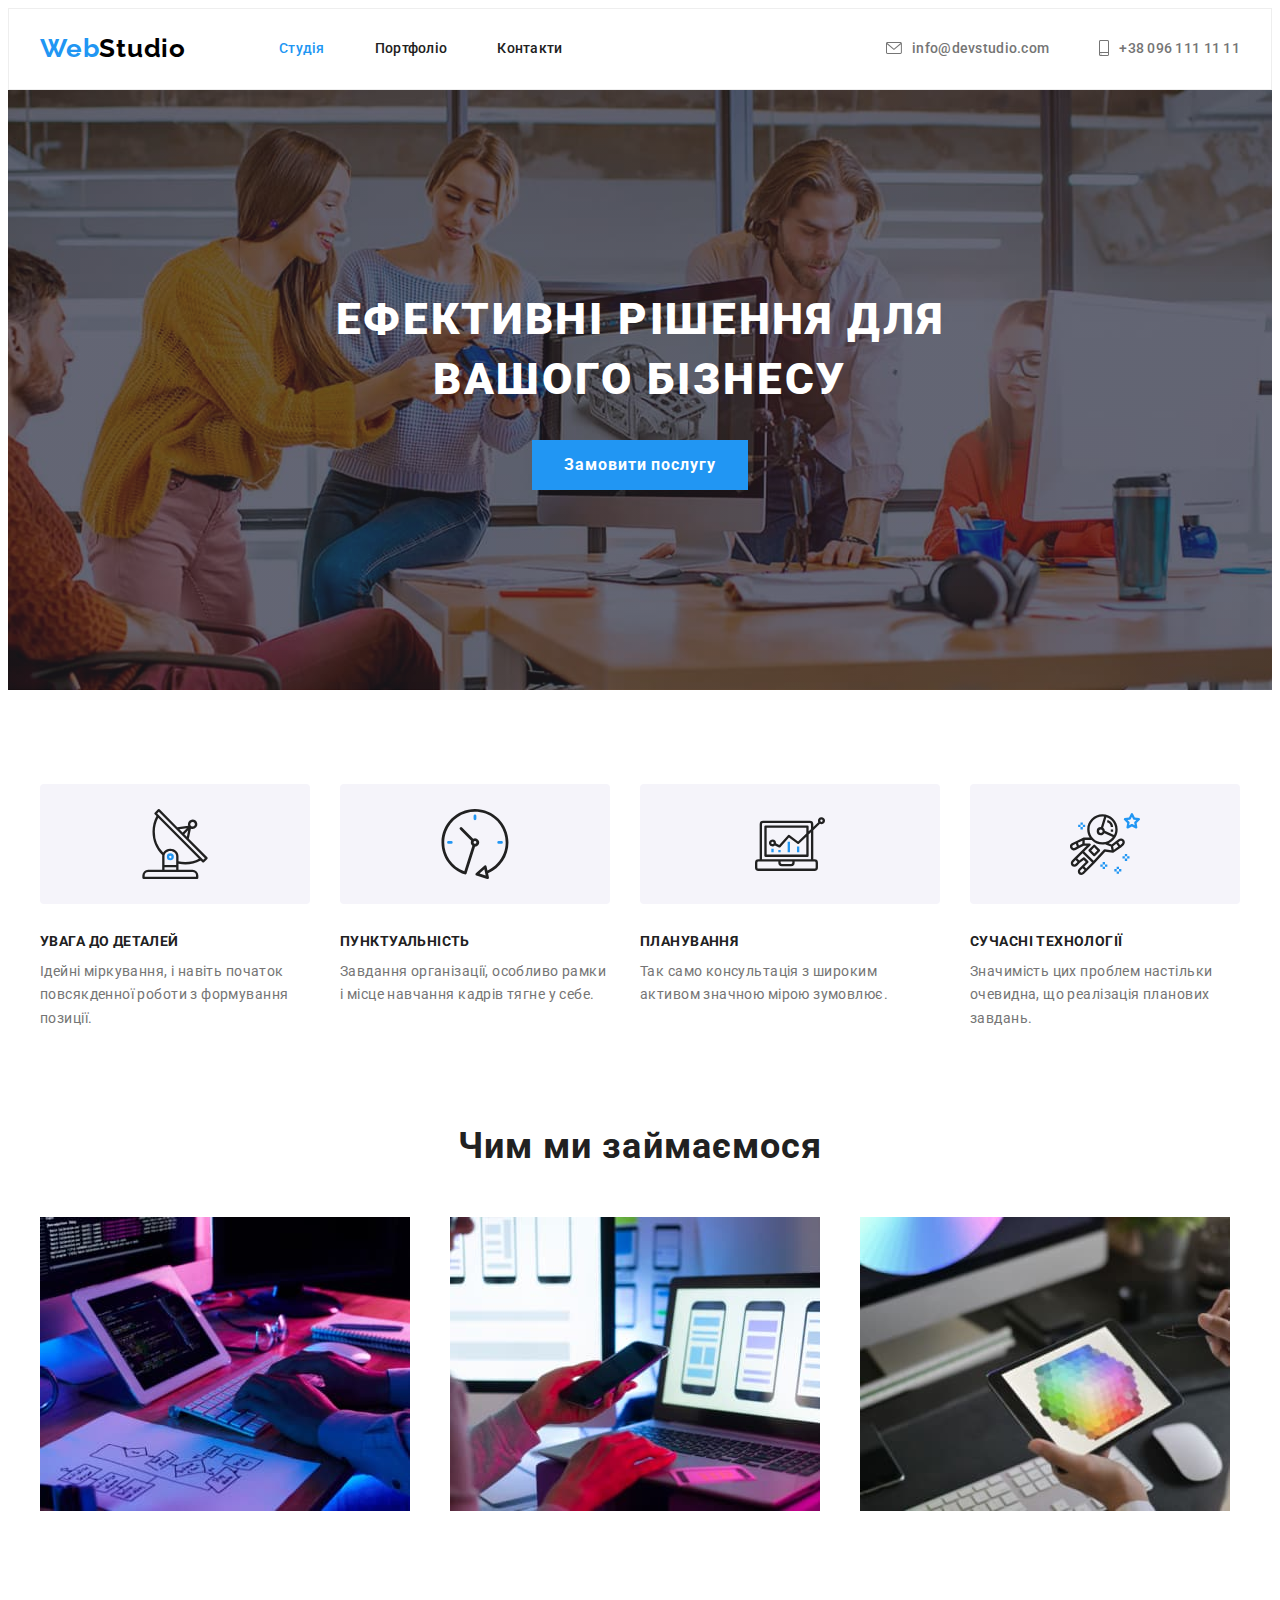
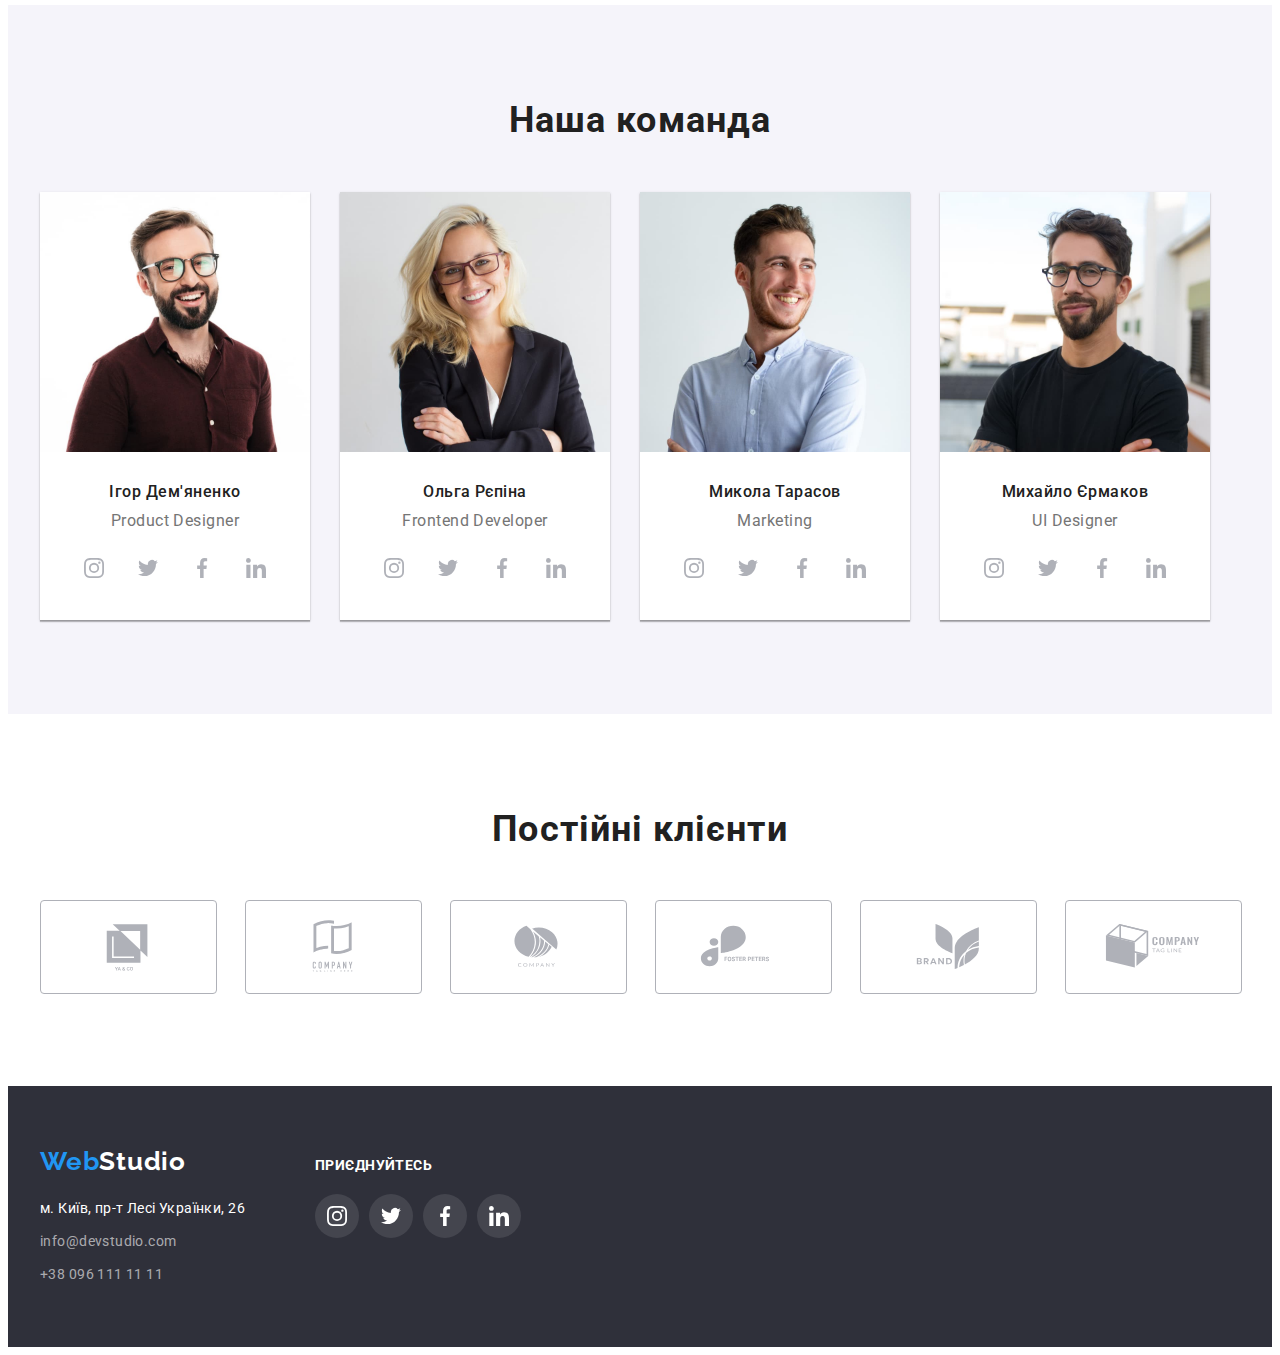
<file: index.html>
<!DOCTYPE html>
<html lang="uk">
  <head>
    <meta charset="UTF-8" />
    <meta http-equiv="X-UA-Compatible" content="IE=edge" />
    <meta name="viewport" content="width=device-width, initial-scale=1.0" />
    <title>Веб студія</title>
    <link rel="preconnect" href="https://fonts.googleapis.com" />
    <link rel="preconnect" href="https://fonts.gstatic.com" crossorigin />
    <link
      href="https://fonts.googleapis.com/css2?family=Raleway:wght@700&family=Roboto:wght@400;500;700;900&display=swap"
      rel="stylesheet"
    />
    <link
      rel="stylesheet"
      href="https://cdnjs.cloudflare.com/ajax/libs/modern-normalize/1.1.0/modern-normalize.min.css"
      integrity="sha512-wpPYUAdjBVSE4KJnH1VR1HeZfpl1ub8YT/NKx4PuQ5NmX2tKuGu6U/JRp5y+Y8XG2tV+wKQpNHVUX03MfMFn9Q=="
      crossorigin="anonymous"
      referrerpolicy="no-referrer"
    />
    <link rel="stylesheet" href="./css/styles.css" />
  </head>
  <body>
    <header class="header">
      <div class="container header-nav-list">
        <nav class="header-nav">
          <a href="./index.html" class="logo link"
            >Web<span class="header-logo">Studio</span>
          </a>
          <ul class="site-nav list">
            <li><a href="./index.html" class="link current">Студія</a></li>
            <li><a href="./portfolio.html" class="link">Портфоліо</a></li>
            <li><a href="#" class="link">Контакти</a></li>
          </ul>
        </nav>
        <ul class="site-nav list">
          <li>
            <a href="mailto:info@devstudio.com" class="link contact"
              ><svg class="nav-icon" width="16" height="12">
                <use href="./imges/icons.svg#icon-envelope"></use>
              </svg> info@devstudio.com</a
            >
          </li>
          <li>
            <a href="tel:+380961111111" class="link contact"
              ><svg class="nav-icon" width="10" height="16">
                <use href="./imges/icons.svg#icon-smartphone"></use>
              </svg> +38 096 111 11 11</a
            >
          </li>
        </ul>
      </div>
    </header>
    <main>
      <section class="hero">
        <div class="container">
          <h1 class="hero-title">Ефективні рішення для вашого бізнесу</h1>
          <button type="button" class="button">Замовити послугу</button>
        </div>
      </section>
      <section class="section">
        <div class="container">
          <h2 class="visually-hidden">Наші переваги</h2>
          <ul class="list features">
            <li class="feature">
              <div class="feature-icons">
              <svg width="70" height="70">
                <use href="./imges/icons.svg#icon-antenna"></use>
              </svg>
              </div>
              <h3 class="title">Увага до деталей</h3>
              <p class="text">
                Ідейні міркування, і навіть початок повсякденної роботи з
                формування позиції.
              </p>
            </li>
            <li class="feature">
              <div class="feature-icons">
              <svg width="70" height="70">
                <use href="./imges/icons.svg#icon-clock"></use>
              </svg>
              </div>
              <h3 class="title">Пунктуальність</h3>
              <p class="text">
                Завдання організації, особливо рамки і місце навчання кадрів
                тягне у себе.
              </p>
            </li class="feature">
            <li>
              <div class="feature-icons">
              <svg width="70" height="70">
                <use href="./imges/icons.svg#icon-diagram"></use>
              </svg>
              </div>
              <h3 class="title">Планування</h3>
              <p class="text">
                Так само консультація з широким активом значною мірою зумовлює.
              </p>
            </li>
            <li class="feature">
              <div class="feature-icons">
              <svg width="70" height="70">
                <use href="./imges/icons.svg#icon-astronaut"></use>
              </svg>
              </div>
              <h3 class="title">Сучасні технології</h3>
              <p class="text">
                Значимість цих проблем настільки очевидна, що реалізація
                планових завдань.
              </p>
            </li>
          </ul>
        </div>
      </section>
      <section class="section section-activity">
        <div class="container">
          <h2 class="section-title">Чим ми займаємося</h2>
          <ul class="list activity">
            <li class="activity-item">
              <img
                src="./imges/about/about-img-1.jpg"
                alt="Людина друкує на клавіатурі"
                width="370"
              />
            </li>
            <li class="activity-item">
              <img
                src="./imges/about/about-img-2.jpg"
                alt="Людина працює на комп`ютері"
                width="370"
              />
            </li>
            <li class="activity-item">
              <img
                src="./imges/about/about-img-3.jpg"
                alt="Кольорова палітра на екрані планшета"
                width="370"
              />
            </li>
          </ul>
        </div>
      </section>

      <!-- Team -->

      <section class="section team">
        <div class="container">
          <h2 class="section-title">Наша команда</h2>
          <ul class="list team-card">
            <li class="card-team">
              <img
                src="./imges/team/Ігор_Дем'яненко.jpg"
                alt="Ігор Дем'яненко"
                width="270"
              />
              <div class="team-about">
                <h3 class="name">Ігор Дем'яненко</h3>
                <p lang="en" class="job">Product Designer</p>
                <ul class="team-soc-list list">
                  <li class="team-soc-item"><a href="" target="_blank" rel="noopener noreferrer nofollow" class="team-soc-link link">
                    <svg class="team-soc-icon" width="20" height="20">
                      <use href="./imges/icons.svg#icon-instagram"></use>
                    </svg>
                  </a></li>
                  <li class="team-soc-item"><a href="" target="_blank" rel="noopener noreferrer nofollow" class="team-soc-link link">
                    <svg class="team-soc-icon" width="20" height="20">
                      <use href="./imges/icons.svg#icon-twitter"></use>
                    </svg>
                  </a></li>
                  <li class="team-soc-item"><a href="" target="_blank" rel="noopener noreferrer nofollow" class="team-soc-link link">
                    <svg class="team-soc-icon" width="20" height="20">
                      <use href="./imges/icons.svg#icon-facebook"></use>
                    </svg>
                  </a></li>
                  <li class="team-soc-item"><a href="" target="_blank" rel="noopener noreferrer nofollow" class="team-soc-link link">
                    <svg class="team-soc-icon" width="20" height="20">
                      <use href="./imges/icons.svg#icon-linkedin"></use>
                    </svg>
                  </a></li>
                </ul>
              </div>
            </li>
            <li class="card-team">
              <img
                src="./imges/team/Ольга_Рєпіна.jpg"
                alt="Ольга Рєпіна"
                width="270"
              />
              <div class="team-about">
                <h3 class="name">Ольга Рєпіна</h3>
                <p lang="en" class="job">Frontend Developer</p>
                <ul class="team-soc-list list">
                  <li class="team-soc-item"><a href="" target="_blank" rel="noopener noreferrer nofollow" class="team-soc-link link">
                    <svg class="team-soc-icon" width="20" height="20">
                      <use href="./imges/icons.svg#icon-instagram"></use>
                    </svg>
                  </a></li>
                  <li class="team-soc-item"><a href="" target="_blank" rel="noopener noreferrer nofollow" class="team-soc-link link">
                    <svg class="team-soc-icon" width="20" height="20">
                      <use href="./imges/icons.svg#icon-twitter"></use>
                    </svg>
                  </a></li>
                  <li class="team-soc-item"><a href="" target="_blank" rel="noopener noreferrer nofollow" class="team-soc-link link">
                    <svg class="team-soc-icon" width="20" height="20">
                      <use href="./imges/icons.svg#icon-facebook"></use>
                    </svg>
                  </a></li>
                  <li class="team-soc-item"><a href="" target="_blank" rel="noopener noreferrer nofollow" class="team-soc-link link">
                    <svg class="team-soc-icon" width="20" height="20">
                      <use href="./imges/icons.svg#icon-linkedin"></use>
                    </svg>
                  </a></li>
                </ul>
              </div>
            </li>
            <li class="card-team">
              <img
                src="./imges/team/Микола_Тарасов.jpg"
                alt="Микола Тарасов"
                width="270"
              />
              <div class="team-about">
                <h3 class="name">Микола Тарасов</h3>
                <p lang="en" class="job">Marketing</p>
                <ul class="team-soc-list list">
                  <li class="team-soc-item"><a href="" target="_blank" rel="noopener noreferrer nofollow" class="team-soc-link link">
                    <svg class="team-soc-icon" width="20" height="20">
                      <use href="./imges/icons.svg#icon-instagram"></use>
                    </svg>
                  </a></li>
                  <li class="team-soc-item"><a href="" target="_blank" rel="noopener noreferrer nofollow" class="team-soc-link link">
                    <svg class="team-soc-icon" width="20" height="20">
                      <use href="./imges/icons.svg#icon-twitter"></use>
                    </svg>
                  </a></li>
                  <li class="team-soc-item"><a href="" target="_blank" rel="noopener noreferrer nofollow" class="team-soc-link link">
                    <svg class="team-soc-icon" width="20" height="20">
                      <use href="./imges/icons.svg#icon-facebook"></use>
                    </svg>
                  </a></li>
                  <li class="team-soc-item"><a href="" target="_blank" rel="noopener noreferrer nofollow" class="team-soc-link link">
                    <svg class="team-soc-icon" width="20" height="20">
                      <use href="./imges/icons.svg#icon-linkedin"></use>
                    </svg>
                  </a></li>
                </ul>
              </div>
            </li>
            <li class="card-team">
              <img
                src="./imges/team/Михайло_Єрмаков.jpg"
                alt="Михайло Єрмаков"
                width="270"
              />
              <div class="team-about">
                <h3 class="name">Михайло Єрмаков</h3>
                <p lang="en" class="job">UI Designer</p>
                <ul class="team-soc-list list">
                  <li class="team-soc-item"><a href="" target="_blank" rel="noopener noreferrer nofollow" class="team-soc-link link">
                    <svg class="team-soc-icon" width="20" height="20">
                      <use href="./imges/icons.svg#icon-instagram"></use>
                    </svg>
                  </a></li>
                  <li class="team-soc-item"><a href="" target="_blank" rel="noopener noreferrer nofollow" class="team-soc-link link">
                    <svg class="team-soc-icon" width="20" height="20">
                      <use href="./imges/icons.svg#icon-twitter"></use>
                    </svg>
                  </a></li>
                  <li class="team-soc-item"><a href="" target="_blank" rel="noopener noreferrer nofollow" class="team-soc-link link">
                    <svg class="team-soc-icon" width="20" height="20">
                      <use href="./imges/icons.svg#icon-facebook"></use>
                    </svg>
                  </a></li>
                  <li class="team-soc-item"><a href="" target="_blank" rel="noopener noreferrer nofollow" class="team-soc-link link">
                    <svg class="team-soc-icon" width="20" height="20">
                      <use href="./imges/icons.svg#icon-linkedin"></use>
                    </svg>
                  </a></li>
                </ul>
              </div>
            </li>
          </ul>
        </div>
      </section>

      <!-- Clients -->

      <section class="section clients">
        <div class="container">
          <h2 class="section-title">Постійні клієнти</h2>
          <ul class="client-list list">
            <li class="client-item"><a href="" target="_blank" rel="noopener noreferrer nofollow" class="client-link link">
              <svg class="client-icon" width="106" height="60">
                <use href="./imges/icons.svg#icon-Logo_ya_co"></use>
              </svg>
            </a></li>
            <li class="client-item"><a href="" target="_blank" rel="noopener noreferrer nofollow" class="client-link link"> <svg class="client-icon" width="106" height="60">
                <use href="./imges/icons.svg#icon-Logo_tagline"></use>
              </svg></a></li>
            <li class="client-item"><a href="" target="_blank" rel="noopener noreferrer nofollow" class="client-link link"> <svg class="client-icon" width="106" height="60">
                <use href="./imges/icons.svg#icon-Logo_company"></use>
              </svg></a></li>
            <li class="client-item"><a href="" target="_blank" rel="noopener noreferrer nofollow" class="client-link link"> <svg class="client-icon" width="106" height="60">
                <use href="./imges/icons.svg#icon-Logo_foster"></use>
              </svg></a></li>
            <li class="client-item"><a href="" target="_blank" rel="noopener noreferrer nofollow" class="client-link link"> <svg class="client-icon" width="106" height="60">
                <use href="./imges/icons.svg#icon-Logo_brand"></use>
              </svg></a></li>
            <li class="client-item"><a href="" target="_blank" rel="noopener noreferrer nofollow" class="client-link link"> <svg class="client-icon" width="106" height="60">
                <use href="./imges/icons.svg#icon-Logo_tag"></use>
              </svg></a></li>
          </ul>

        </div>
      </section>
    </main>
    <footer class="footer">
      <div class="container">
        <div class="footer-wrap">
          <div class="left-colmn-footer">
        <a href="./index.html" class="logo link"
          >Web<span class="footer-logo">Studio</span>
        </a>
        <address class="address">
          <ul class="list">
            <li class="list-item">
              <a
                href="https://goo.gl/maps/w4y6q6hP8srMPXTD6"
                target="_blank"
                rel="noopener noreferrer nofollow"
                class="location"
                >м. Київ, пр-т Лесі Українки, 26</a
              >
            </li>
            <li class="list-item">
              <a href="mailto:info@devstudio.com" class="link"
                >info@devstudio.com</a
              >
            </li>
            <li class="list-item">
              <a href="tel:+380961111111" class="link">+38 096 111 11 11</a>
            </li>
          </ul>
        </address>
        </div>
                <div class="right-column-footer">
                  
          <h3 class="footer-title">приєднуйтесь</h3>
          <ul class="footer-soc-list list">
            <li class="footer-soc-item"><a href="" target="_blank" rel="noopener noreferrer nofollow" class="footer-soc-link link"><svg class="footer-soc-icon" width="20" height="20">
                      <use href="./imges/icons.svg#icon-instagram"></use>
                    </svg></a></li>
            <li class="footer-soc-item"><a href="" target="_blank" rel="noopener noreferrer nofollow" class="footer-soc-link link"><svg class="footer-soc-icon" width="20" height="20">
                      <use href="./imges/icons.svg#icon-twitter"></use>
                    </svg></a></li>
            <li class="footer-soc-item"><a href="" target="_blank" rel="noopener noreferrer nofollow" class="footer-soc-link link"><svg class="footer-soc-icon" width="20" height="20">
                      <use href="./imges/icons.svg#icon-facebook"></use>
                    </svg></a></li>
            <li class="footer-soc-item"><a href="" target="_blank" rel="noopener noreferrer nofollow" class="footer-soc-link link"><svg class="footer-soc-icon" width="20" height="20">
                      <use href="./imges/icons.svg#icon-linkedin"></use>
                    </svg></a></li>
          </ul>
        </div>
        </div>
      </div>
    </footer>
  </body>
</html>
</file>
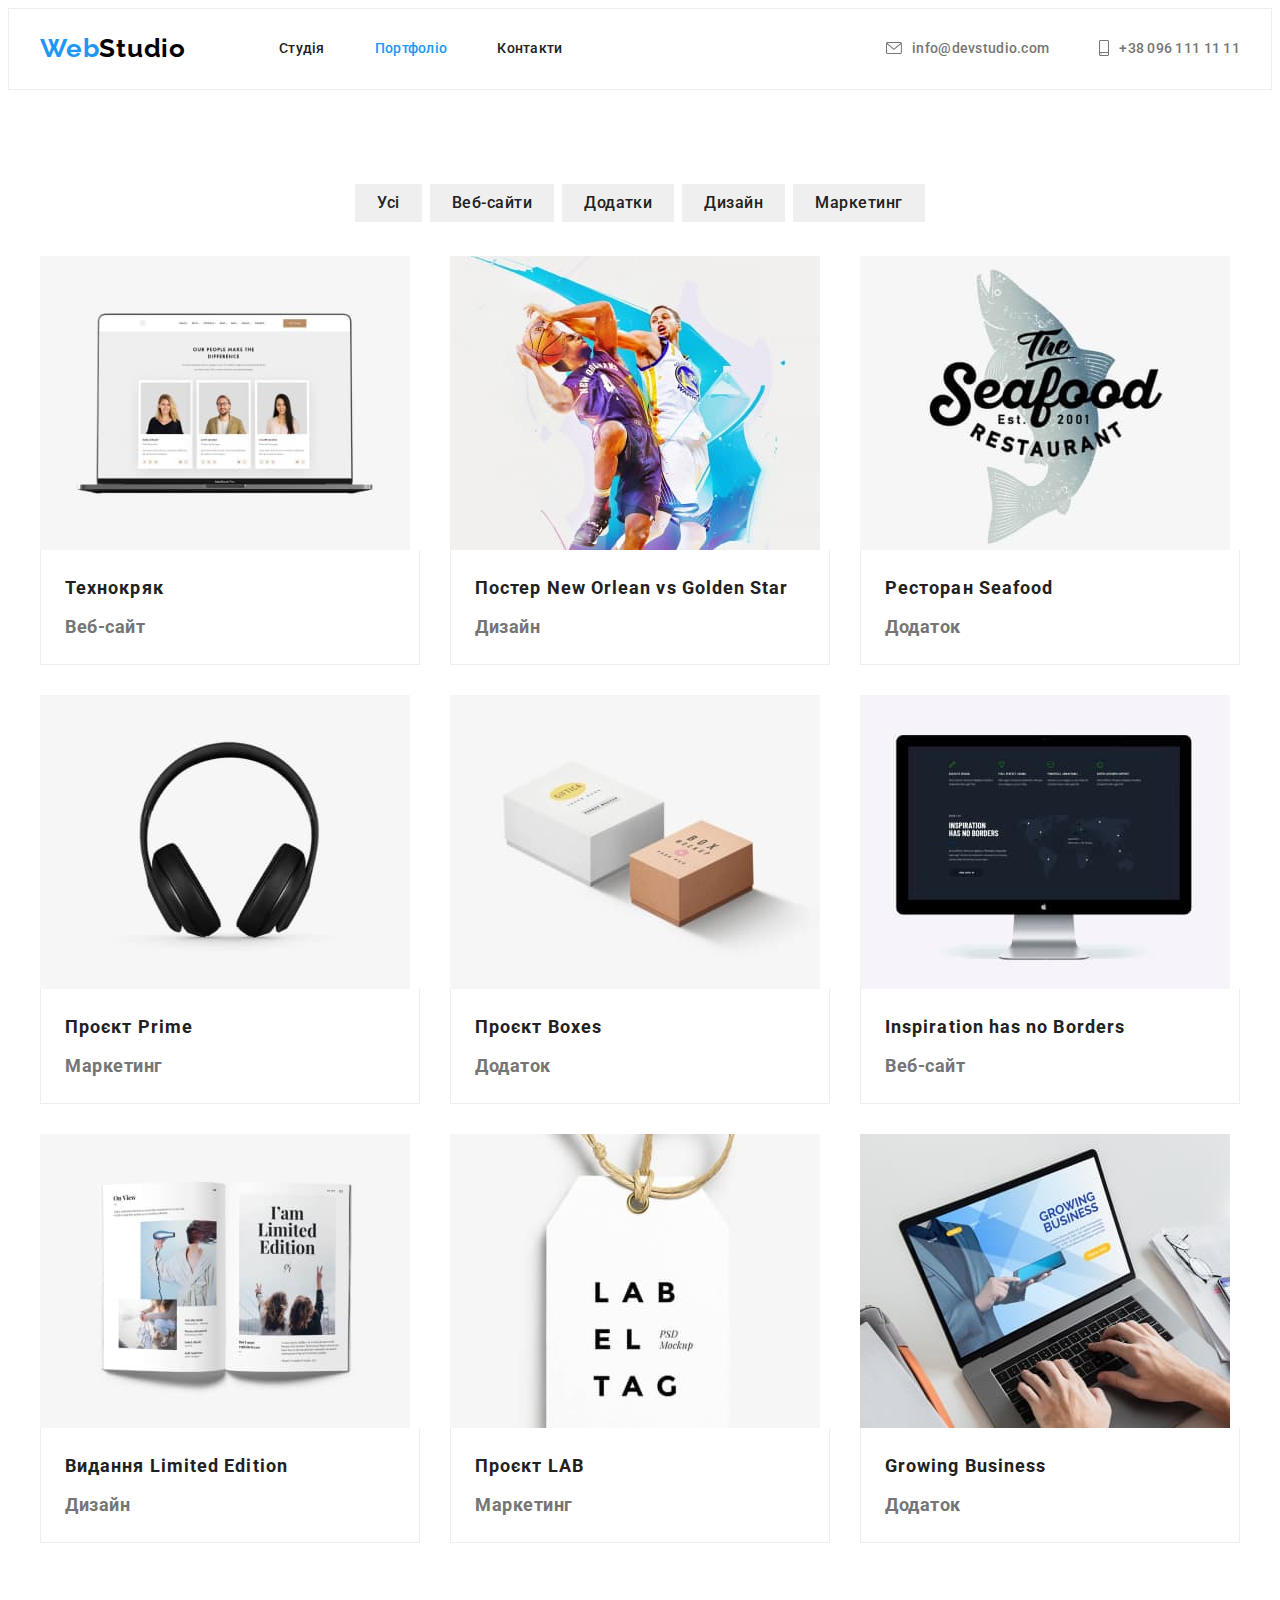
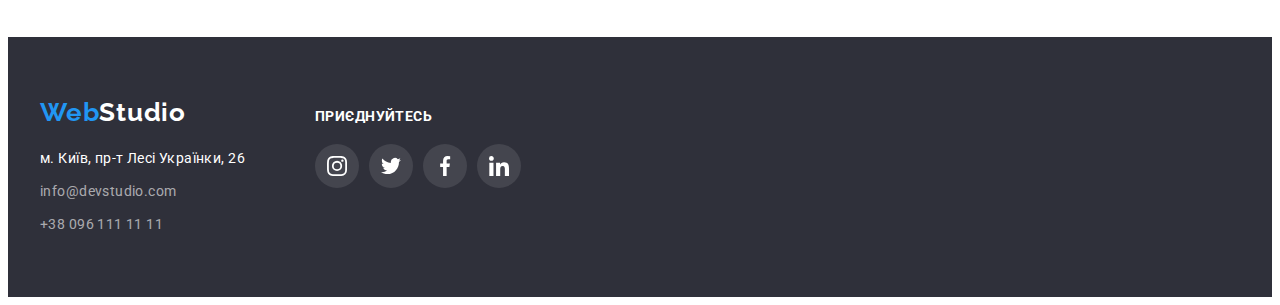
<file: portfolio.html>
<!DOCTYPE html>
<html lang="uk">
  <head>
    <meta charset="UTF-8" />
    <meta http-equiv="X-UA-Compatible" content="IE=edge" />
    <meta name="viewport" content="width=device-width, initial-scale=1.0" />
    <title>Портфоліо</title>
    <link rel="preconnect" href="https://fonts.googleapis.com" />
    <link rel="preconnect" href="https://fonts.gstatic.com" crossorigin />
    <link
      href="https://fonts.googleapis.com/css2?family=Raleway:wght@700&family=Roboto:wght@400;500;700;900&display=swap"
      rel="stylesheet"
    />
    <link
      rel="stylesheet"
      href="https://cdnjs.cloudflare.com/ajax/libs/modern-normalize/1.1.0/modern-normalize.min.css"
      integrity="sha512-wpPYUAdjBVSE4KJnH1VR1HeZfpl1ub8YT/NKx4PuQ5NmX2tKuGu6U/JRp5y+Y8XG2tV+wKQpNHVUX03MfMFn9Q=="
      crossorigin="anonymous"
      referrerpolicy="no-referrer"
    />
    <link rel="stylesheet" href="./css/styles.css" />
  </head>
  <body>
    <header class="header">
      <div class="container header-nav-list">
        <nav class="header-nav">
          <a href="./index.html" class="logo link"
            >Web<span class="header-logo">Studio</span>
          </a>
          <ul class="site-nav list">
            <li><a href="./index.html" class="link">Студія</a></li>
            <li>
              <a href="./portfolio.html" class="link current">Портфоліо</a>
            </li>
            <li><a href="#" class="link">Контакти</a></li>
          </ul>
        </nav>
        <ul class="site-nav list">
          <li>
            <a href="mailto:info@devstudio.com" class="link contact"
              ><svg class="nav-icon" width="16" height="12">
                <use href="./imges/icons.svg#icon-envelope"></use>
              </svg>
              info@devstudio.com</a
            >
          </li>
          <li>
            <a href="tel:+380961111111" class="link contact"
              ><svg class="nav-icon" width="10" height="16">
                <use href="./imges/icons.svg#icon-smartphone"></use>
              </svg>
              +38 096 111 11 11</a
            >
          </li>
        </ul>
      </div>
    </header>
    <main>
      <section class="section portfolio">
        <div class="container">
          <h1 class="visually-hidden">Портфоліо</h1>
          <ul class="filters list">
            <li><button type="button" class="filter-button">Усі</button></li>
            <li>
              <button type="button" class="filter-button">Веб-сайти</button>
            </li>
            <li>
              <button type="button" class="filter-button">Додатки</button>
            </li>
            <li><button type="button" class="filter-button">Дизайн</button></li>
            <li>
              <button type="button" class="filter-button">Маркетинг</button>
            </li>
          </ul>
          <ul class="portfolio-list list">
            <li class="portfolio-card">
              <a href="" class="portfolio-card-link link">
                <img
                  src="./imges/portfolio/portfolio_techno.jpg"
                  alt="Фото людей"
                  width="370"
                />
                <div class="card-about">
                  <h2 class="card-title">Технокряк</h2>
                  <p class="card-group">Веб-сайт</p>
                </div>
              </a>
            </li>
            <li class="portfolio-card">
              <a href="" class="portfolio-card-link link">
                <img
                  src="./imges/portfolio/portfolio_poster.jpg"
                  alt="Постер баскетбол"
                  width="370"
                />
                <div class="card-about">
                  <h2 class="card-title">
                    Постер <span lang="en">New Orlean vs Golden Star</span>
                  </h2>
                  <p class="card-group">Дизайн</p>
                </div>
              </a>
            </li>
            <li class="portfolio-card">
              <a href="" class="portfolio-card-link link">
                <img
                  src="./imges/portfolio/portfolio_seafood.jpg"
                  alt="Реклама ресторана"
                  width="370"
                />
                <div class="card-about">
                  <h2 class="card-title">
                    Ресторан <span lang="en">Seafood</span>
                  </h2>
                  <p class="card-group">Додаток</p>
                </div>
              </a>
            </li>
            <li class="portfolio-card">
              <a href="" class="portfolio-card-link link">
                <img
                  src="./imges/portfolio/portfolio_prime.jpg"
                  alt="Навушники"
                  width="370"
                />
                <div class="card-about">
                  <h2 class="card-title">
                    Проєкт <span lang="en">Prime</span>
                  </h2>
                  <p class="card-group">Маркетинг</p>
                </div>
              </a>
            </li>
            <li class="portfolio-card">
              <a href="" class="portfolio-card-link link">
                <img
                  src="./imges/portfolio/portfolio_boxes.jpg"
                  alt="Коробки"
                  width="370"
                />
                <div class="card-about">
                  <h2 class="card-title">
                    Проєкт <span lang="en">Boxes</span>
                  </h2>
                  <p class="card-group">Додаток</p>
                </div>
              </a>
            </li>
            <li class="portfolio-card">
              <a href="" class="portfolio-card-link link">
                <img
                  src="./imges/portfolio/portfolio_web.jpg"
                  alt="Монітор"
                  width="370"
                />
                <div class="card-about">
                  <h2 lang="en" class="card-title">
                    Inspiration has no Borders
                  </h2>
                  <p class="card-group">Веб-сайт</p>
                </div>
              </a>
            </li>
            <li class="portfolio-card">
              <a href="" class="portfolio-card-link link">
                <img
                  src="./imges/portfolio/portfolio_magazine.jpg"
                  alt="Журнал"
                  width="370"
                />
                <div class="card-about">
                  <h2 class="card-title">
                    Видання <span lang="en">Limited Edition</span>
                  </h2>
                  <p class="card-group">Дизайн</p>
                </div>
              </a>
            </li>
            <li class="portfolio-card">
              <a href="" class="portfolio-card-link link">
                <img
                  src="./imges/portfolio/portfolio_lab.jpg"
                  alt="Бірка"
                  width="370"
                />
                <div class="card-about">
                  <h2 class="card-title">Проєкт <span lang="en">LAB</span></h2>
                  <p class="card-group">Маркетинг</p>
                </div>
              </a>
            </li>
            <li class="portfolio-card">
              <a href="" class="portfolio-card-link link">
                <img
                  src="./imges/portfolio/portfolio_addition.jpg"
                  alt="Людина друкує на ноутбуці"
                  width="370"
                />
                <div class="card-about">
                  <h2 lang="en" class="card-title">Growing Business</h2>
                  <p class="card-group">Додаток</p>
                </div>
              </a>
            </li>
          </ul>
        </div>
      </section>
    </main>
    <footer class="footer">
      <div class="container">
        <div class="footer-wrap">
          <div class="left-colmn-footer">
            <a href="./index.html" class="logo link"
              >Web<span class="footer-logo">Studio</span>
            </a>
            <address class="address">
              <ul class="list">
                <li class="list-item">
                  <a
                    href="https://goo.gl/maps/w4y6q6hP8srMPXTD6"
                    target="_blank"
                    rel="noopener noreferrer nofollow"
                    class="location"
                    >м. Київ, пр-т Лесі Українки, 26</a
                  >
                </li>
                <li class="list-item">
                  <a href="mailto:info@devstudio.com" class="link"
                    >info@devstudio.com</a
                  >
                </li>
                <li class="list-item">
                  <a href="tel:+380961111111" class="link">+38 096 111 11 11</a>
                </li>
              </ul>
            </address>
          </div>
          <div class="right-column-footer">
            <h3 class="footer-title">приєднуйтесь</h3>
            <ul class="footer-soc-list list">
              <li class="footer-soc-item">
                <a
                  href=""
                  target="_blank"
                  rel="noopener noreferrer nofollow"
                  class="footer-soc-link link"
                  ><svg class="footer-soc-icon" width="20" height="20">
                    <use href="./imges/icons.svg#icon-instagram"></use></svg
                ></a>
              </li>
              <li class="footer-soc-item">
                <a
                  href=""
                  target="_blank"
                  rel="noopener noreferrer nofollow"
                  class="footer-soc-link link"
                  ><svg class="footer-soc-icon" width="20" height="20">
                    <use href="./imges/icons.svg#icon-twitter"></use></svg
                ></a>
              </li>
              <li class="footer-soc-item">
                <a
                  href=""
                  target="_blank"
                  rel="noopener noreferrer nofollow"
                  class="footer-soc-link link"
                  ><svg class="footer-soc-icon" width="20" height="20">
                    <use href="./imges/icons.svg#icon-facebook"></use></svg
                ></a>
              </li>
              <li class="footer-soc-item">
                <a
                  href=""
                  target="_blank"
                  rel="noopener noreferrer nofollow"
                  class="footer-soc-link link"
                  ><svg class="footer-soc-icon" width="20" height="20">
                    <use href="./imges/icons.svg#icon-linkedin"></use></svg
                ></a>
              </li>
            </ul>
          </div>
        </div>
      </div>
    </footer>
  </body>
</html>
</file>
<file: css/styles.css>
/* колір заголовків #212121 */
/* другорядний колір тексту #757575*/
/* Білий #FFFFFF */
/* акцент #2196F3 */
/* лого чорний #000000 */
/* основний колір фона  #F5F5F5; */
/* колір шапки  #FFFFFF*/
/* другорядний колір фона  #F5F4FA; */
/*  */
:root {
  --title-text-color: #212121;
  --text-color: #757575;
  --accent-color: #2196f3;
  --primary-background-color: #f5f5f5;
  --secondary-background-color: #f5f4fa;
  --hero-background-color: #2f303a;
  --header-background-color: #ffffff;
  --white-color: #ffffff;
  --black-color: #000000;
  --button-activ-background-color: #188ce8;
  --address-color: rgba(255, 255, 255, 0.6);
  --border-color: #eeeeee;
  --icon-color: #afb1b8;
}

p,
h1,
h2,
h3,
h4,
h5,
h6 {
  margin: 0;
}
ul,
ol {
  margin: 0;
  padding-left: 0;
}
button {
  cursor: pointer;
}
address {
  font-style: normal;
}
img {
  display: block;
  max-width: 100%;
  height: auto;
}

body {
  font-family: "Roboto", sans-serif;
  color: var(--title-text-color);
}
.list {
  list-style: none;
}
.container {
  width: 1200px;
  padding-left: 15px;
  padding-right: 15px;
  margin: 0 auto;
  /* outline: 2px solid red; */
}
/* Header */
.header {
  background-color: var(--header-background-color);
  padding-top: 24px;
  padding-bottom: 25px;
  border: 1px solid var(--border-color);
}
/* Лого */

.logo {
  font-family: "Raleway";
  font-weight: 700;
  font-size: 26px;
  line-height: 1.19;
  color: var(--accent-color);
  letter-spacing: 0.03em;
}
.header-nav .logo {
  margin-right: 93px;
}
.header-logo {
  color: var(--black-color);
}
.footer-logo {
  color: var(--white-color);
  text-decoration: none;
}
.footer .logo {
  display: block;
  margin-bottom: 20px;
}
/* Site nav */
.link {
  text-decoration: none;
}
.site-nav .link {
  font-weight: 500;
  font-size: 14px;
  line-height: 1.15;
  letter-spacing: 0.02em;
  color: var(--title-text-color);
  display: flex;
  align-items: center;
  gap: 10px;
}
.site-nav .contact {
  color: var(--text-color);
}
.site-nav .link:hover,
.site-nav .link:focus {
  color: var(--accent-color);
}
.site-nav .link.current {
  color: var(--accent-color);
}
.nav-icon {
  fill: currentColor;
}
.link:hover .nav-icon,
.link:focus .nav-icon {
  fill: currentColor;
}
.site-nav {
  display: flex;
  align-items: center;
  gap: 50px;
}
.header-nav {
  display: flex;
  align-items: center;
}
.header-nav-list {
  display: flex;
  justify-content: space-between;
}

/* Hero */

.hero {
  background-color: var(--hero-background-color);
  padding-top: 200px;
  padding-bottom: 200px;

  background-image: linear-gradient(
      rgba(47, 48, 58, 0.4),
      rgba(47, 48, 58, 0.4)
    ),
    url(../imges/hero_bg.jpg);
  background-repeat: no-repeat;
  background-position: center;
  background-size: cover;
  max-width: 1600px;
}
.hero-title {
  font-weight: 900;
  font-size: 44px;
  line-height: 1.36;
  text-align: center;
  letter-spacing: 0.06em;
  text-transform: uppercase;
  color: var(--white-color);
  width: 696px;
  margin: 0 auto;
}
.button {
  font-family: inherit;
  color: var(--white-color);
  background-color: var(--accent-color);
  font-weight: 700;
  font-size: 16px;
  line-height: 1.88;
  letter-spacing: 0.06em;
  min-width: 216px;
  height: 50px;
  margin: 0 auto;
  display: block;
  margin-top: 30px;
  border: none;
}
.button:hover,
.button:focus {
  background-color: var(--button-activ-background-color);
}
/* Section */

.section,
.portfolio {
  padding-top: 94px;
  padding-bottom: 94px;
}
.section-activity {
  padding-top: 0;
}
.section-title {
  font-weight: 700;
  font-size: 36px;
  line-height: 1.17;
  text-align: center;
  letter-spacing: 0.03em;
  color: var(--title-text-color);
  margin-bottom: 50px;
}

/* Team */

.card-team {
  background-color: var(--white-color);
  box-shadow: 0px 1px 3px rgba(0, 0, 0, 0.12), 0px 1px 1px rgba(0, 0, 0, 0.14),
    0px 2px 1px rgba(0, 0, 0, 0.2);
}

.team {
  background-color: var(--secondary-background-color);
  text-align: center;
  letter-spacing: 0.03em;
}
.team .name {
  font-weight: 500;
  font-size: 16px;
  line-height: 1.19;
  text-align: center;
  letter-spacing: 0.03em;
  color: var(--title-text-color);
  margin-bottom: 10px;
}
.team .job {
  line-height: 1.19;
  text-align: center;
  letter-spacing: 0.03em;
  color: var(--text-color);
  margin-bottom: 16px;
}

.team-about {
  padding: 30px 0;
  /* outline: 2px solid red; */
}

.team-soc-list {
  display: flex;
  justify-content: center;
  gap: 10px;
}
.team-soc-item {
  width: 44px;
  height: 44px;
}
.team-soc-link {
  width: 100%;
  height: 100%;
  border-radius: 50%;
  display: flex;
  justify-content: center;
  align-items: center;
  color: var(--icon-color);
}
.team-soc-icon {
  fill: currentColor;
}
.team-soc-link:hover,
.team-soc-link:focus {
  background-color: var(--accent-color);
  color: var(--white-color);
}
/* .team-soc-link:hover,
.team-soc-link:focus {
  background-color: var(--accent-color);
}
.team-soc-link:hover .team-soc-icon,
.team-soc-link:focus .team-soc-icon {
  fill: var(--white-color);
} */

/* Features */

.feature {
  max-width: 270px;
}

.features .title {
  font-weight: 700;
  font-size: 14px;
  line-height: 1.14;
  letter-spacing: 0.03em;
  text-transform: uppercase;
  color: var(--title-text-color);
  margin-bottom: 10px;
}
.features .text {
  font-size: 14px;
  line-height: 1.71;
  letter-spacing: 0.03em;
  color: var(--text-color);
}
.visually-hidden {
  position: absolute;
  white-space: nowrap;
  width: 1px;
  height: 1px;
  overflow: hidden;
  border: 0;
  padding: 0;
  clip: rect(0 0 0 0);
  clip-path: inset(50%);
  margin: -1px;
}
.features {
  display: flex;
  gap: 30px;
}
.feature-icons {
  display: flex;
  background-color: var(--secondary-background-color);
  border-radius: 4px;
  height: 120px;
  justify-content: center;
  align-items: center;
  margin-bottom: 30px;
}

/* activity */

.activity,
.team-card {
  display: flex;
  gap: 30px;
}
.activity-item {
  width: calc((100% - 60px) / 3);
}

/* Clients */

.client-list {
  display: flex;
  gap: 30px;
}
.client-item {
  width: calc((100% - 150px) / 6);
  height: 92px;
}
.client-link {
  width: 100%;
  height: 100%;
  border: 1px solid var(--icon-color);
  border-radius: 4px;
  display: flex;
  justify-content: center;
  align-items: center;
  color: var(--icon-color);
}
.client-icon {
  fill: currentColor;
}
.client-link:hover,
.client-link:focus {
  border-color: var(--accent-color);
  color: var(--accent-color);
}
/* .client-link:hover,
.client-link:focus {
  border-color: var(--accent-color);
}
.client-link:hover .client-icon,
.client-link:focus .client-icon {
  fill: var(--accent-color);
} */

/* Footer */
.footer {
  background-color: var(--hero-background-color);
  padding-top: 60px;
  padding-bottom: 60px;
}
.footer-wrap {
  display: flex;
  align-items: baseline;
  gap: 70px;
}

.address {
  font-style: normal;
  font-size: 14px;
  line-height: 1.71;
  letter-spacing: 0.03em;
}
.address .location {
  color: var(--white-color);
  text-decoration: none;
}
.address .link {
  color: var(--address-color);
  text-decoration: none;
  display: inline-block;
}
.address .link:hover,
.address .link:focus,
.address .location:hover,
.address .location:focus {
  color: var(--accent-color);
}

.list-item:not(:last-child) {
  margin-bottom: 9px;
}
.footer-title {
  font-weight: 700;
  font-size: 14px;
  line-height: 1.14;
  letter-spacing: 0.03em;
  text-transform: uppercase;
  color: var(--white-color);
  margin-bottom: 20px;
}
.footer-soc-list {
  display: flex;
  justify-content: center;
  gap: 10px;
}

.footer-soc-item {
  width: 44px;
  height: 44px;
}
.footer-soc-link {
  display: flex;
  background-color: rgba(255, 255, 255, 0.1);
  width: 100%;
  height: 100%;
  border-radius: 50%;
  justify-content: center;
  align-items: center;
  color: var(--white-color);
}
.footer-soc-icon {
  fill: currentColor;
}
.footer-soc-link:hover,
.footer-soc-link:focus {
  background-color: var(--accent-color);
}

/* Портфоліо */
.filter-button {
  font-family: inherit;
  font-weight: 500;
  font-size: 16px;
  line-height: 1.63;
  text-align: center;
  letter-spacing: 0.03em;
  color: var(--title-text-color);
  padding: 6px 22px;
  border: none;
}
.filter-button:hover,
.filter-button:focus {
  color: var(--white-color);
  background-color: var(--accent-color);
}
.filters {
  margin-bottom: 34px;
  display: flex;
  align-items: center;
  justify-content: center;
  gap: 8px;
}
.portfolio-card {
  width: calc((100% - 60px) / 3);
}
.portfolio-card-link {
  color: var(--title-text-color);
  font-weight: 700;
  font-size: 18px;
  line-height: 2;
  letter-spacing: 0.06em;
  display: block;
}

.portfolio-card-link:hover,
.portfolio-card-link:focus {
  box-shadow: 0px 1px 1px rgba(0, 0, 0, 0.12), 0px 4px 4px rgba(0, 0, 0, 0.06),
    1px 4px 6px rgba(0, 0, 0, 0.16);
}

.card-title {
  font-weight: 700;
  font-size: 18px;
  line-height: 2;
  letter-spacing: 0.06em;
  color: var(--title-text-color);
  margin-bottom: 4px;
}
.card-group {
  line-height: 1.88;
  letter-spacing: 0.03em;
  color: var(--text-color);
}
.card-about {
  /* outline: 2px solid red; */
  border: 1px solid var(--border-color);
  border-top: none;
  padding: 20px 24px;
}
.portfolio-list {
  display: flex;
  flex-wrap: wrap;

  gap: 30px;
}
</file>
